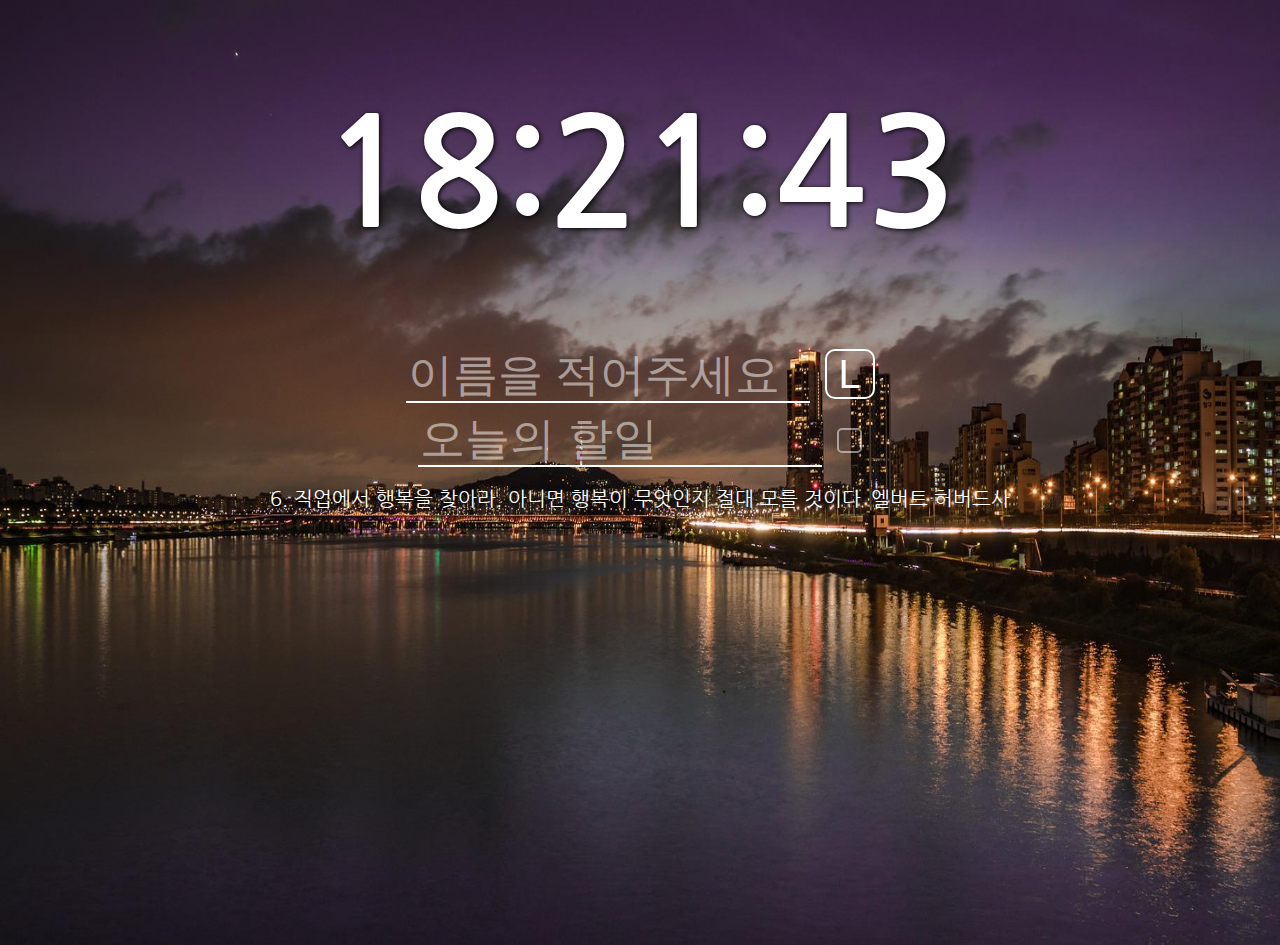
<file: index.html>
<!DOCTYPE html>
<html lang="en">
<head>
    <meta charset="UTF-8">
    <meta http-equiv="X-UA-Compatible" content="IE=edge">
    <meta name="viewport" content="width=device-width, initial-scale=1.0">
    <title>Document</title>
    <link href="https://fonts.googleapis.com/css2?family=Nanum+Gothic:wght@400;700;800&display=swap" rel="stylesheet">
    <link rel="stylesheet" href="style.css">
    
</head>
<body>
    

    <div id="weather">
        <span ></span>
        <span ></span>
    </div>

    <h1 class="clock"></h1>

    <h1 class="greeting hidden"></h1>
    <form id="login_form" class="hidden">
        <input type="text" id="input_id" required minlength="2" placeholder="이름을 적어주세요">
        <input type="submit" id="submit_id" value="L">
    </form>
    <form id = 'todo_form'>
        <input type="text" id="todo_input" placeholder="오늘의 할일">
        <input type="submit"id="todo_submit" value="">
    </form>
    <div class="quotes_box">
        <span class="quotes"></span>
        <span class="author"></span>
    </div>
    <ul id="todo_list">
    </ul>
    

    

    


    <script src="jsf/clock.js"></script>
    <script src="jsf/greeting.js"></script>
    <script src="jsf/todo.js"></script>
    <script src="jsf/background.js"></script>
    <script src="jsf/quote.js"></script>
    <script src="jsf/weather.js"></script>
</body>
</html>
</file>
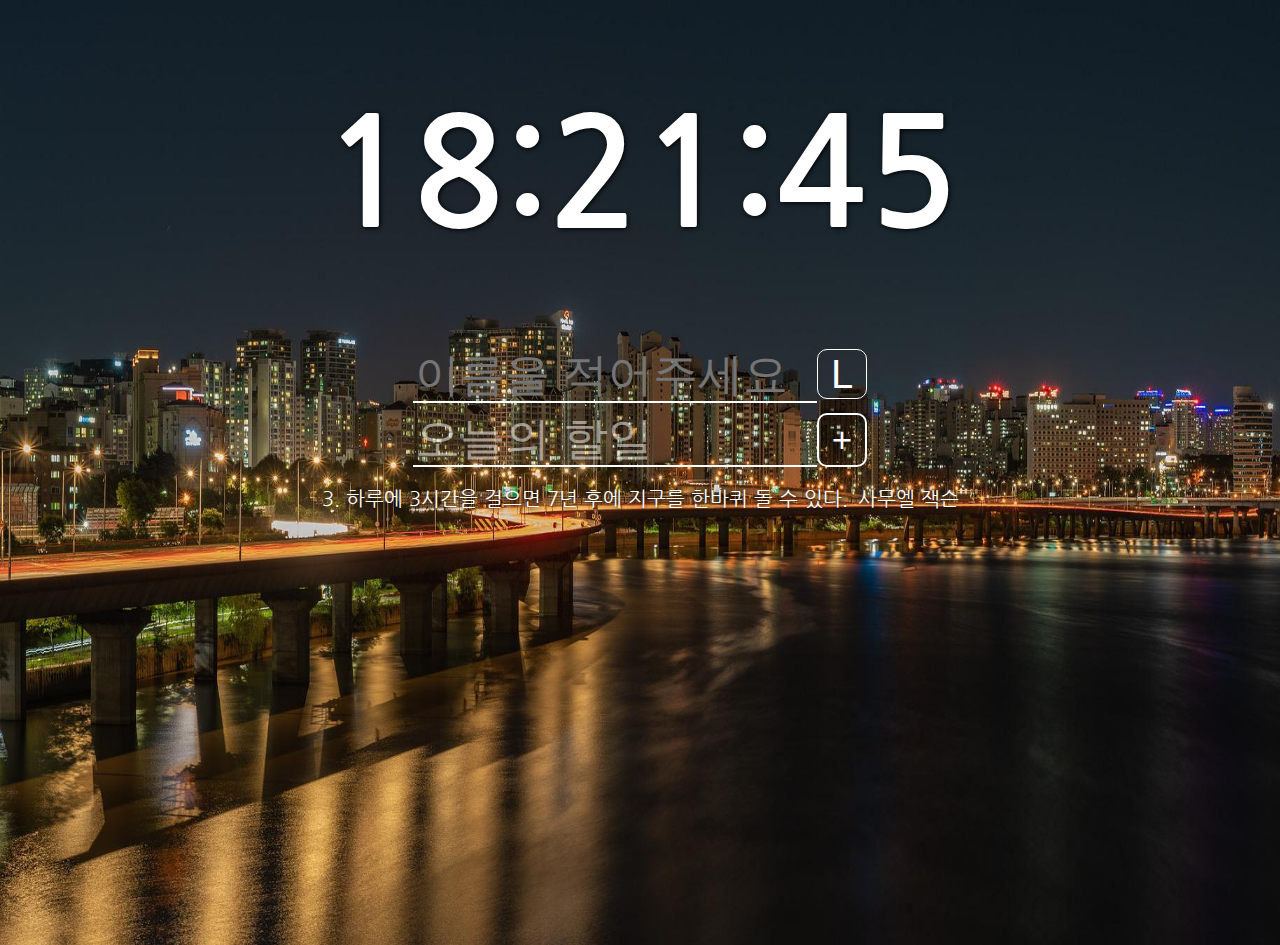
<file: monento/index.html>
<!DOCTYPE html>
<html lang="en">
<head>
    <meta charset="UTF-8">
    <meta http-equiv="X-UA-Compatible" content="IE=edge">
    <meta name="viewport" content="width=device-width, initial-scale=1.0">
    <title>Document</title>
    <link href="https://fonts.googleapis.com/css2?family=Nanum+Gothic:wght@400;700;800&display=swap" rel="stylesheet">
    <link rel="stylesheet" href="style.css">
    
</head>
<body>
    

    <div id="weather">
        <span ></span>
        <span ></span>
    </div>

    <h1 class="clock"></h1>

    <h1 class="greeting hidden"></h1>
    <form id="login_form" class="hidden">
        <input type="text" id="input_id" required minlength="2" placeholder="이름을 적어주세요">
        <input type="submit" id="submit_id" value="L">
    </form>
    <form id = 'todo_form'>
        <input type="text" id="todo_input" placeholder="오늘의 할일">
        <input type="submit"id="todo_submit" value="+">
    </form>
    <div class="quotes_box">
        <span class="quotes"></span>
        <span class="author"></span>
    </div>
    <ul id="todo_list">
    </ul>
    

    

    


    <script src="jsf/clock.js"></script>
    <script src="jsf/greeting.js"></script>
    <script src="jsf/todo.js"></script>
    <script src="jsf/background.js"></script>
    <script src="jsf/quote.js"></script>
    <script src="jsf/weather.js"></script>
</body>
</html>
</file>
<file: style.css>
.background_img {
    position: absolute;
    top: 0;
    width: 105vw;
    height: 105vh;
    z-index: -1;
    left: 0;
}

body {
    color: white;
    font-family: 'Nanum Gothic', sans-serif;
    text-shadow: 1px 1px 5px black;
    overflow: hidden;
}



#login_form {
    display: flex;
    justify-content: center;
}

#input_id {
    background-color: rgba(0, 0, 0, 0);
    margin-bottom: 10px;
    border: none;
    border-bottom: 2px solid white;
    width: 400px;
    height: 50px;
    font-size: 45px;
}

#submit_id {
    background-color: rgba(0, 0, 0, 0);
    border: 2px solid white;
    border-radius: 10px;
    height: 50px;
    width: 50px;
    font-size: 40px;
    color: white;
    margin-left: 15px;
}

#input_id::placeholder {
    color: rgba(255, 255, 255, 0.5)
}

#input_id:focus {
    outline: none;
    color: white;

}

.hidden {
    visibility: hidden;
    position: absolute;
    z-index: -2;
    top: 0;
}

.greeting {
    display: flex;
    justify-content: center;
}

.clock {
    display: flex;
    justify-content: center;
    font-size: 150px;
}

#todo_form {
    display: flex;
    justify-content: center;
    align-items: center;

}

#todo_input {
    background-color: rgba(0, 0, 0, 0);
    height: 50px;
    width: 400px;
    border: none;
    border-bottom: 2px solid white;
    font-size: 45px;
    color: white;
    margin-right: 15px;

}

#todo_input::placeholder {
    color: rgba(255, 255, 255, 0.5);
}

#todo_input:focus {
    outline: none;
}

.quotes_box {
    margin: 20px;
    display: flex;
    justify-content: center;

    font-size: 20px;

}

.quotes {
    margin-right: 10px;
}

#todo_list {
    width: 100vw;
    height: 110px;
    overflow-y: hidden;
}

#todo_list li {
    list-style: none;
    font-weight: bold;
    font-size: 20px;
    margin-bottom: 10px;
    width: 25vw;
    display: flex;
    justify-content: space-between;
    padding-bottom: 5px;
    border-bottom: 1px solid white;
}



#todo_submit {

    background-color: rgba(0, 0, 0, 0);
    width: 25px;
    height: 25px;
    border: 2px solid rgba(255, 255, 255, 0.5);
    border-radius: 5px;
    font-size: 15px;
    color: white;
}

button {
    background-color: rgba(0, 0, 0, 0);
    width: 25px;
    border: 2px solid white;
    border-radius: 5px;
    font-size: 15px;
    color: white;
    display: flex;
    justify-content: center;
    align-items: center;
}
</file>
<file: monento/style.css>
.background_img {
    position: absolute;
    top: 0;
    width: 105vw;
    height: 105vh;
    z-index: -1;
    left: 0;
}

body {
    color: white;
    font-family: 'Nanum Gothic', sans-serif;
    text-shadow: 1px 1px 5px black;
    overflow: hidden;
}



#login_form {
    display: flex;
    justify-content: center;
}

#input_id {
    background-color: rgba(0, 0, 0, 0);
    margin-bottom: 10px;
    border: none;
    border-bottom: 2px solid white;
    width: 400px;
    height: 50px;
    font-size: 45px;
}

#submit_id {
    background-color: rgba(0, 0, 0, 0);
    border: 1px solid white;
    border-radius: 10px;
    height: 50px;
    width: 50px;
    font-size: 40px;
    color: white;

}

#submit_id::placeholder {
    color: rgba(255, 255, 255, 0.9);
}

#input_id:focus {
    outline: none;
    color: white;

}

.hidden {
    visibility: hidden;
    position: absolute;
    z-index: -2;
    top: 0;
}

.greeting {
    display: flex;
    justify-content: center;
}

.clock {
    display: flex;
    justify-content: center;
    font-size: 150px;
}

#todo_form {
    display: flex;
    justify-content: center;

}

#todo_input {
    background-color: rgba(0, 0, 0, 0);
    height: 50px;
    width: 400px;
    border: none;
    border-bottom: 2px solid white;
    font-size: 45px;
    color: white;

}

#todo_input::placeholder {
    color: rgba(255, 255, 255, 0.5);
}

#todo_input:focus {
    outline: none;
}

.quotes_box {
    margin: 20px;
    display: flex;
    justify-content: center;

    font-size: 20px;

}

.quotes {
    margin-right: 10px;
}

#todo_list {
    width: 100vw;
    height: 100px;
    overflow-y: hidden;
}

#todo_list li {
    list-style: none;
    font-weight: bold;
    font-size: 20px;
    margin-bottom: 10px;
    width: 25vw;
    border-bottom: 1px solid white;
    display: flex;
    justify-content: space-between;

}

#todo_submit {
    background-color: rgba(0, 0, 0, 0);
    width: 50px;
    border: 2px solid white;
    border-radius: 10px;
    font-size: 35px;
    color: white;
}

button {
    background-color: rgba(0, 0, 0, 0);
    width: 25px;
    border: 2px solid white;
    border-radius: 5px;
    font-size: 15px;
    color: white;
    display: flex;
    justify-content: center;
    align-items: center;
}
</file>
